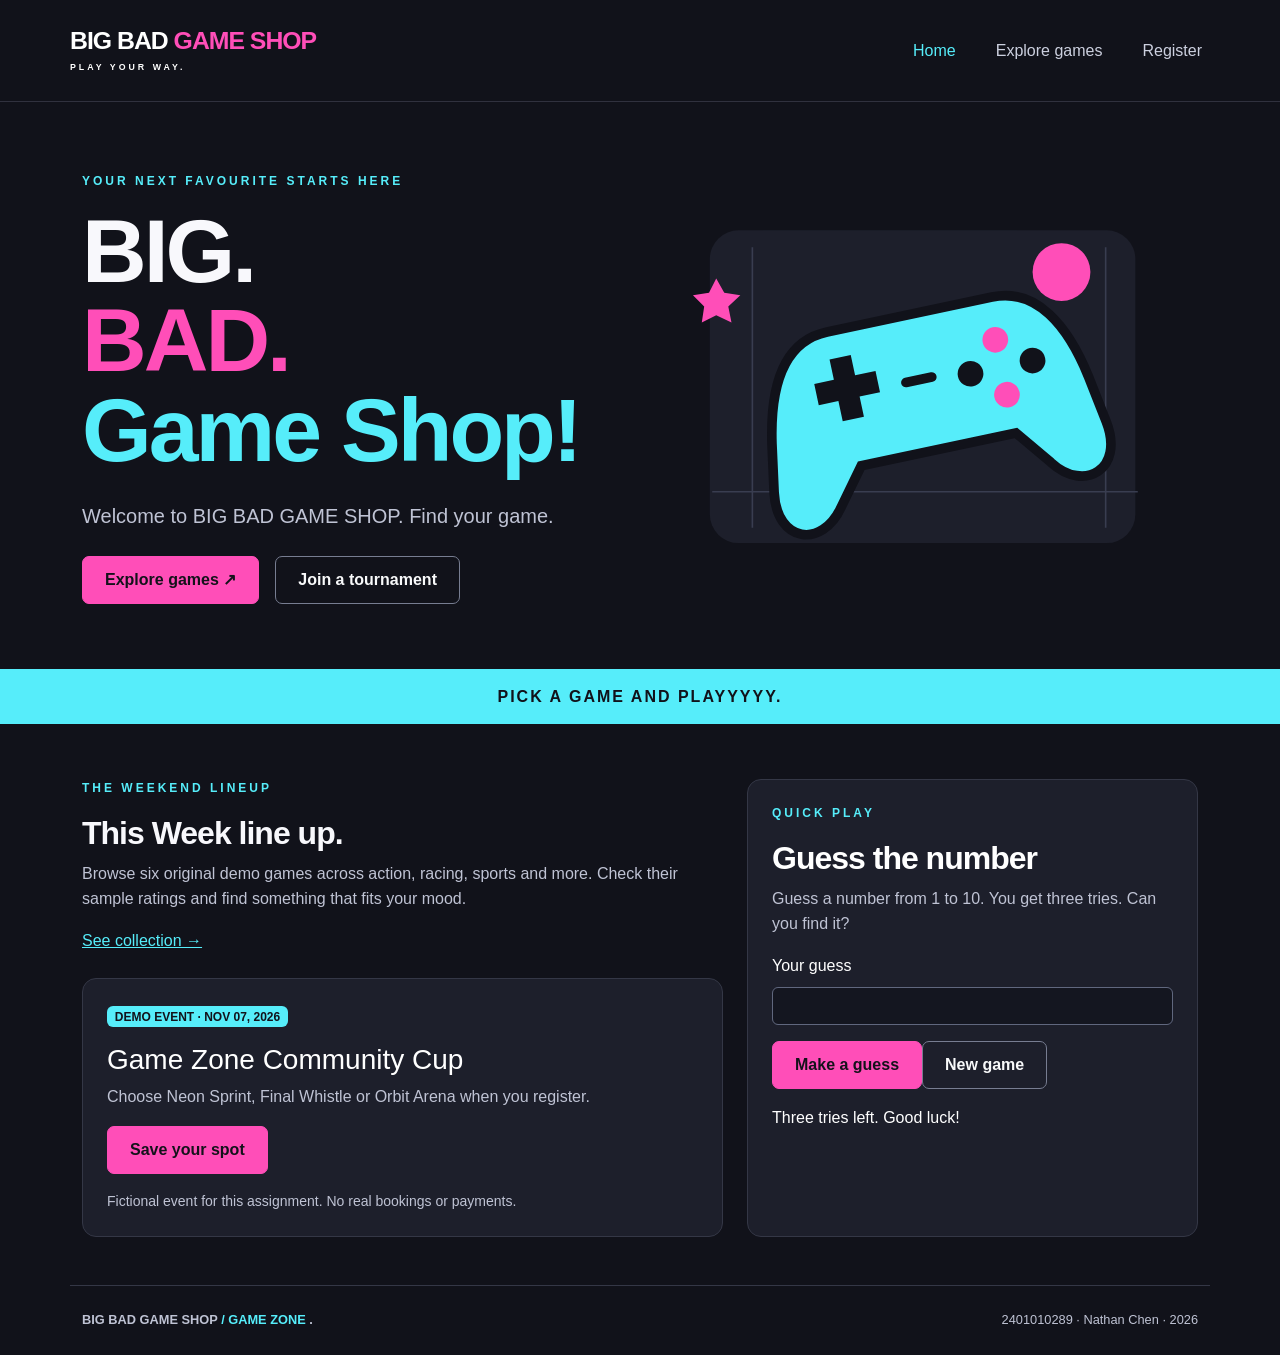
<file: index.html>
<!doctype html>
<html lang="en">
  <head>
    <meta charset="utf-8" />
    <meta name="viewport" content="width=device-width, initial-scale=1" />
    <meta
      name="description"
      content="Game Zone: discover games, play a quick challenge and join a demo tournament."
    />
    <title>Home | Game Zone</title>
    <link rel="stylesheet" href="vendor/bootstrap.min.css" />
    <link rel="stylesheet" href="css/styles.css" />
  </head>
  <body>
    <a class="skip-link" href="#main">Skip to content</a>
    <header>
      <nav
        class="navbar navbar-expand-md navbar-dark container py-4"
        aria-label="Main navigation"
      >
        <a class="navbar-brand" href="index.html"
          >BIG BAD<span> GAME SHOP</span><small>PLAY YOUR WAY.</small></a
        ><button
          class="navbar-toggler"
          type="button"
          data-bs-toggle="collapse"
          data-bs-target="#navigation"
          aria-controls="navigation"
          aria-expanded="false"
          aria-label="Toggle navigation"
        >
          <span class="navbar-toggler-icon"></span>
        </button>
        <div class="collapse navbar-collapse" id="navigation">
          <ul class="navbar-nav ms-auto gap-md-4">
            <li class="nav-item">
              <a class="nav-link active" aria-current="page" href="index.html"
                >Home</a
              >
            </li>
            <li class="nav-item">
              <a class="nav-link" href="games.html">Explore games</a>
            </li>
            <li class="nav-item">
              <a class="nav-link" href="register.html">Register</a>
            </li>
          </ul>
        </div>
      </nav>
    </header>
    <main id="main">
      <section class="container hero">
        <div class="row align-items-center g-4">
          <div class="col-md-6">
            <p class="eyebrow">Your next favourite starts here</p>
            <h1>
              BIG.<br /><span class="pink">BAD.</span><br /><span
                class="cyan"
                >Game Shop!</span
              >
            </h1>
            <p class="lead mt-4">
              Welcome to BIG BAD GAME SHOP. Find your game.
            </p>
            <div class="d-flex flex-wrap gap-3 mt-4">
              <a class="btn btn-primary" href="games.html">Explore games ↗</a
              ><a class="btn btn-outline-light" href="register.html"
                >Join a tournament</a
              >
            </div>
          </div>
          <div class="col-md-6">
            <img
              class="hero-art"
              src="images/controller.svg"
              alt="Cyan game controller with pink buttons"
            />
          </div>
        </div>
      </section>
      <div class="ticker">
        PICK A GAME&nbsp;AND PLAYYYYY.
      </div>
      <section class="container section-space">
        <div class="row g-4">
          <div class="col-md-7">
            <p class="eyebrow">The weekend lineup</p>
            <h2>This Week line up.</h2>
            <p class="muted">
              Browse six original demo games across action, racing, sports and
              more. Check their sample ratings and find something that fits your
              mood.
            </p>
            <a href="games.html">See  collection →</a>
            <div class="panel p-4 mt-4">
              <span class="badge mb-3">DEMO EVENT · NOV 07, 2026</span>
              <h3>Game Zone Community Cup</h3>
              <p class="muted">
                 Choose Neon Sprint,
                Final Whistle or Orbit Arena when you register.
              </p>
              <a class="btn btn-primary" href="register.html">Save your spot</a>
              <p class="small muted mt-3 mb-0">
                Fictional event for this assignment. No real bookings or
                payments.
              </p>
            </div>
          </div>
          <div class="col-md-5">
            <div class="panel p-4 h-100">
              <p class="eyebrow">Quick play</p>
              <h2>Guess the number</h2>
              <p class="muted">
                Guess a number from 1 to 10. You get three tries. Can you find
                it?
              </p>
              <form id="guess-form">
                <label for="guess" class="form-label">Your guess</label
                ><input
                  id="guess"
                  class="form-control mb-3"
                  type="number"
                  min="1"
                  max="10"
                  required
                /><button
                  class="btn btn-primary"
                  id="guess-button"
                  type="submit"
                >
                  Make a guess</button
                ><button
                  class="btn btn-outline-light"
                  id="restart"
                  type="button"
                >
                  New game
                </button>
              </form>
              <p
                id="game-message"
                class="mt-3 mb-0"
                role="status"
                aria-live="polite"
              >
                Three tries left. Good luck!
              </p>
            </div>
          </div>
        </div>
      </section>
    </main>
    <footer class="container py-4 mt-5">
      <div class="d-flex justify-content-between flex-wrap gap-3">
        <span class="fw-bold"
          >BIG BAD GAME SHOP <span class="cyan">/ GAME ZONE</span> 
         .</span
        ><span>2401010289 · Nathan Chen · 2026</span>
      </div>
    </footer>
    <script src="vendor/jquery.min.js"></script>
    <script src="vendor/bootstrap.bundle.min.js"></script>
    <script src="js/app.js"></script>
  </body>
</html>
</file>
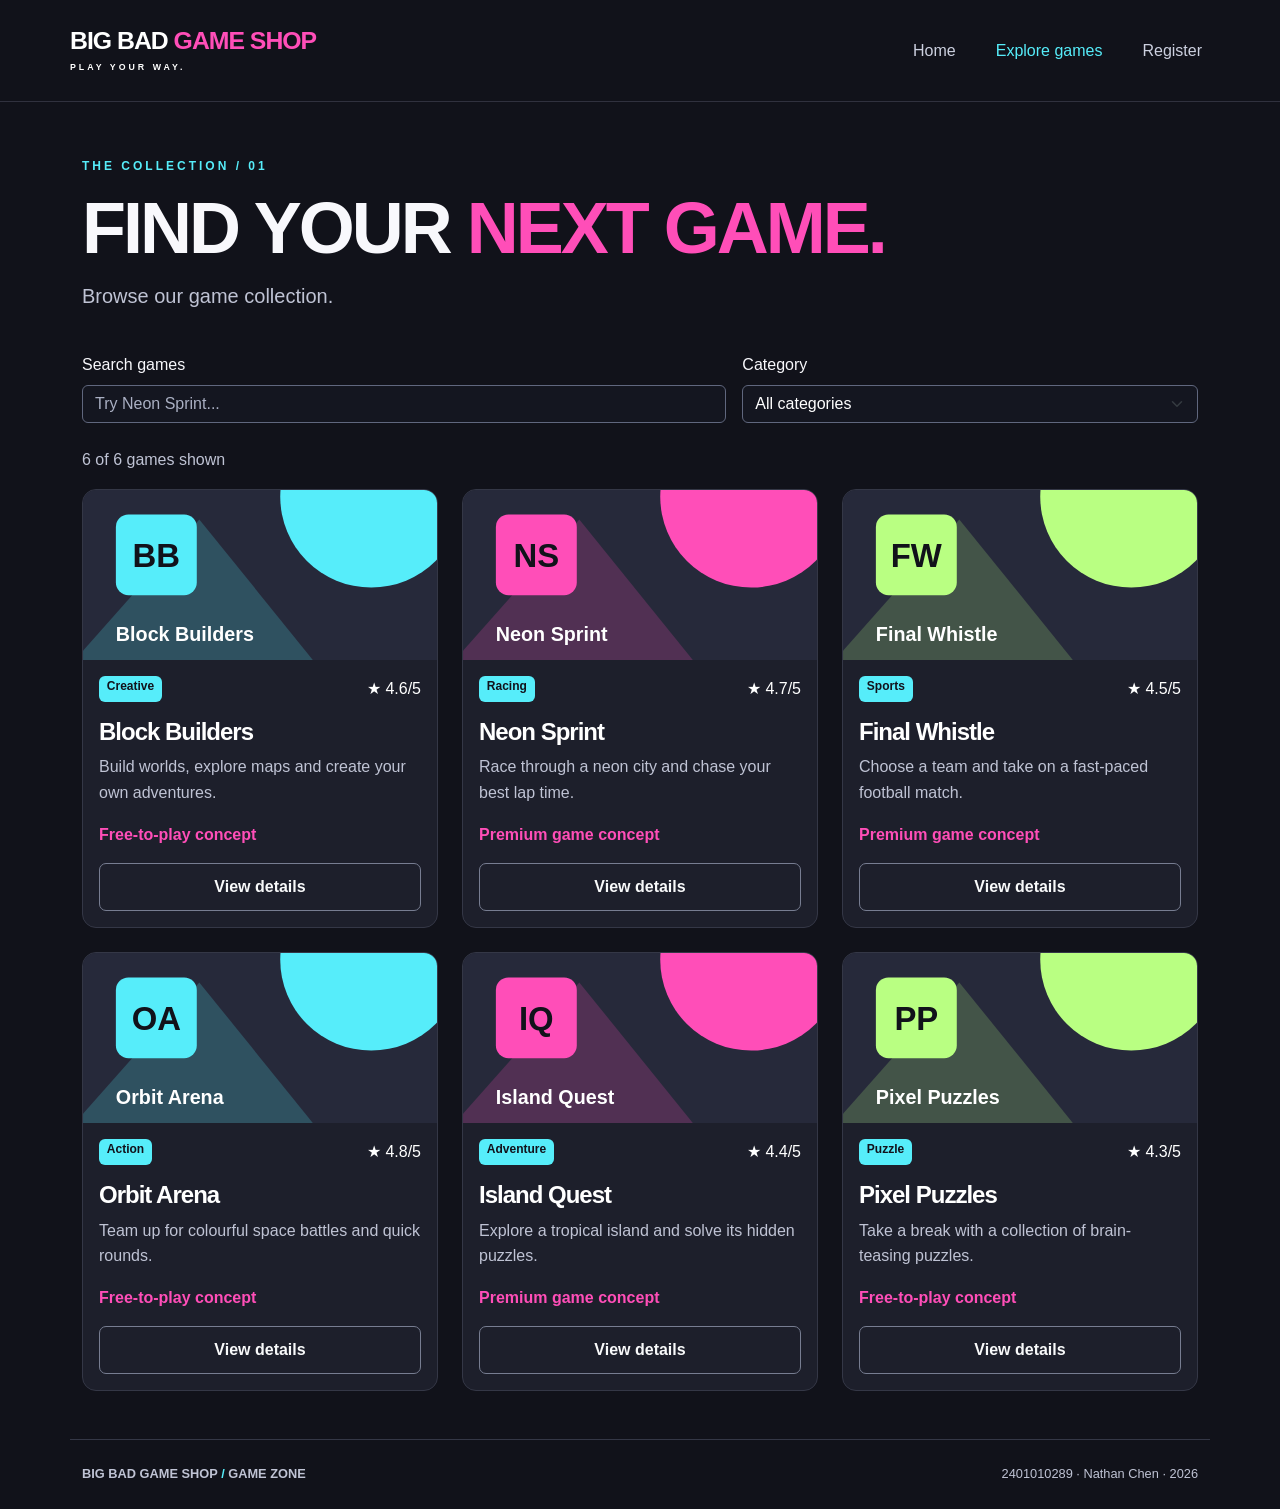
<file: games.html>
<!doctype html>
<html lang="en">
  <head>
    <meta charset="utf-8" />
    <meta name="viewport" content="width=device-width, initial-scale=1" />
    <meta
      name="description"
      content="Game Zone: discover games, play a quick challenge and join a demo tournament."
    />
    <title>Explore games | BIG BAD GAME SHOP</title>
    <link rel="stylesheet" href="vendor/bootstrap.min.css" />
    <link rel="stylesheet" href="css/styles.css" />
  </head>
  <body>
    <a class="skip-link" href="#main">Skip to content</a>
    <header>
      <nav
        class="navbar navbar-expand-md navbar-dark container py-4"
        aria-label="Main navigation"
      >
        <a class="navbar-brand" href="index.html"
          >BIG BAD<span> GAME SHOP</span><small>PLAY YOUR WAY.</small></a
        ><button
          class="navbar-toggler"
          type="button"
          data-bs-toggle="collapse"
          data-bs-target="#navigation"
          aria-controls="navigation"
          aria-expanded="false"
          aria-label="Toggle navigation"
        >
          <span class="navbar-toggler-icon"></span>
        </button>
        <div class="collapse navbar-collapse" id="navigation">
          <ul class="navbar-nav ms-auto gap-md-4">
            <li class="nav-item">
              <a class="nav-link" href="index.html">Home</a>
            </li>
            <li class="nav-item">
              <a class="nav-link active" aria-current="page" href="games.html"
                >Explore games</a
              >
            </li>
            <li class="nav-item">
              <a class="nav-link" href="register.html">Register</a>
            </li>
          </ul>
        </div>
      </nav>
    </header>
    <main id="main">
      <section class="container section-space">
        <p class="eyebrow">The collection / 01</p>
        <h1 class="page-heading">
          FIND YOUR <span class="pink">NEXT GAME.</span>
        </h1>
        <p class="lead mt-3">
          Browse our game collection.
        </p>
        <div class="row g-3 my-4">
          <div class="col-md-7">
            <label class="form-label" for="search">Search games</label
            ><input
              class="form-control"
              type="search"
              id="search"
              placeholder="Try Neon Sprint..."
            />
          </div>
          <div class="col-md-5">
            <label class="form-label" for="category">Category</label
            ><select class="form-select" id="category">
              <option value="All">All categories</option>
              <option>Action</option>
              <option>Adventure</option>
              <option>Creative</option>
              <option>Puzzle</option>
              <option>Racing</option>
              <option>Sports</option>
            </select>
          </div>
        </div>
        <p id="result-count" class="muted" role="status"></p>
        <div id="games-grid" class="row g-4"></div>
      </section>
      <div
        class="modal fade"
        id="game-modal"
        tabindex="-1"
        aria-labelledby="modal-title"
        aria-hidden="true"
      >
        <div class="modal-dialog modal-dialog-centered">
          <div class="modal-content">
            <div class="modal-header">
              <h2 class="modal-title fs-4" id="modal-title"></h2>
              <button
                class="btn-close"
                data-bs-dismiss="modal"
                aria-label="Close"
                type="button"
              ></button>
            </div>
            <div class="modal-body">
              <p id="modal-description"></p>
              <p id="modal-info" class="cyan"></p>
              <p class="small muted">
                Sample listing only. 
              </p>
            </div>
            <div class="modal-footer">
              <button
                type="button"
                class="btn btn-outline-light"
                data-bs-dismiss="modal"
              >
                Keep browsing</button
              ><a class="btn btn-primary" href="register.html"
                >View tournament signup</a
              >
            </div>
          </div>
        </div>
      </div>
    </main>
    <footer class="container py-4 mt-5">
      <div class="d-flex justify-content-between flex-wrap gap-3">
        <span class="fw-bold"
          >BIG BAD GAME SHOP <span class="cyan">/</span> GAME ZONE</span
        ><span>2401010289 · Nathan Chen · 2026</span>
      </div>
    </footer>
    <script src="vendor/jquery.min.js"></script>
    <script src="vendor/bootstrap.bundle.min.js"></script>
    <script src="js/app.js"></script>
  </body>
</html>
</file>
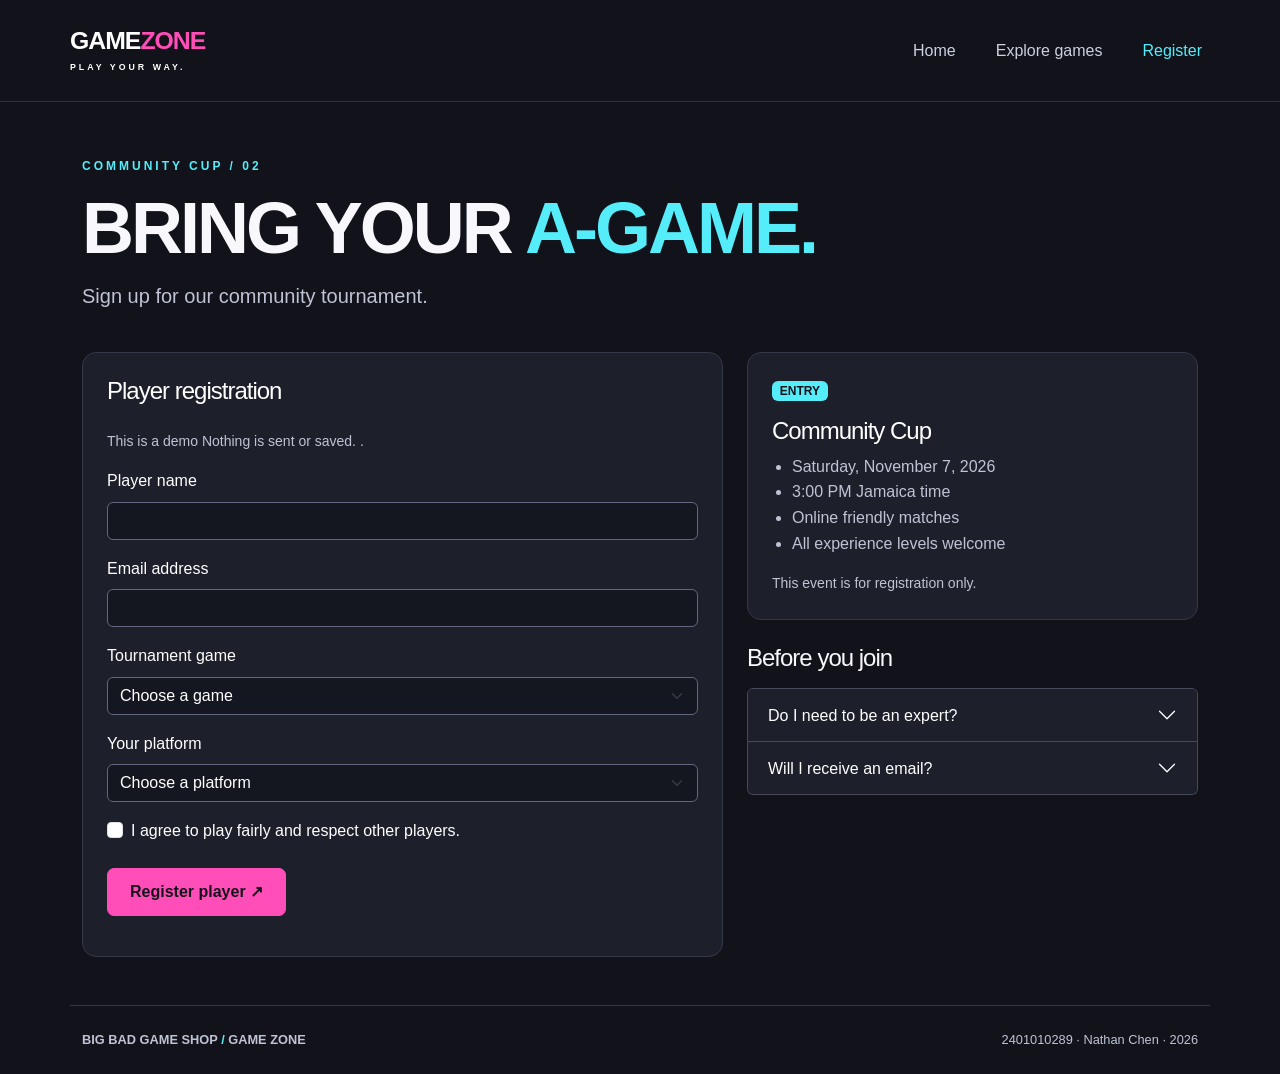
<file: register.html>
<!doctype html>
<html lang="en">
  <head>
    <meta charset="utf-8" />
    <meta name="viewport" content="width=device-width, initial-scale=1" />
    <meta
      name="description"
      content="Game Zone: discover games, play a quick challenge and join a tournament."
    />
    <title>Tournament registration | Game Zone</title>
    <link rel="stylesheet" href="vendor/bootstrap.min.css" />
    <link rel="stylesheet" href="css/styles.css" />
  </head>
  <body>
    <a class="skip-link" href="#main">Skip to content</a>
    <header>
      <nav
        class="navbar navbar-expand-md navbar-dark container py-4"
        aria-label="Main navigation"
      >
        <a class="navbar-brand" href="index.html"
          >GAME<span>ZONE</span><small>PLAY YOUR WAY.</small></a
        ><button
          class="navbar-toggler"
          type="button"
          data-bs-toggle="collapse"
          data-bs-target="#navigation"
          aria-controls="navigation"
          aria-expanded="false"
          aria-label="Toggle navigation"
        >
          <span class="navbar-toggler-icon"></span>
        </button>
        <div class="collapse navbar-collapse" id="navigation">
          <ul class="navbar-nav ms-auto gap-md-4">
            <li class="nav-item">
              <a class="nav-link" href="index.html">Home</a>
            </li>
            <li class="nav-item">
              <a class="nav-link" href="games.html">Explore games</a>
            </li>
            <li class="nav-item">
              <a
                class="nav-link active"
                aria-current="page"
                href="register.html"
                >Register</a
              >
            </li>
          </ul>
        </div>
      </nav>
    </header>
    <main id="main">
      <section class="container section-space">
        <p class="eyebrow">Community cup / 02</p>
        <h1 class="page-heading">
          BRING YOUR <span class="cyan">A-GAME.</span>
        </h1>
        <p class="lead mt-3">Sign up for our  community tournament.</p>
        <div class="row g-4 mt-3">
          <div class="col-lg-7">
            <div class="panel p-4">
              <h2 class="h4 mb-4">Player registration</h2>
              <p class="small muted">
                This is a demo Nothing is sent or saved.
                .
              </p>
              <form id="registration-form" novalidate>
                <div class="mb-3">
                  <label class="form-label" for="player-name">Player name</label
                  ><input
                    class="form-control"
                    id="player-name"
                    name="playerName"
                    required
                    minlength="2"
                    maxlength="60"
                    autocomplete="name"
                    aria-describedby="name-error"
                  />
                  <div class="invalid-feedback" id="name-error">
                    Enter a name with at least 2 characters.
                  </div>
                </div>
                <div class="mb-3">
                  <label class="form-label" for="email">Email address</label
                  ><input
                    class="form-control"
                    id="email"
                    name="email"
                    type="email"
                    required
                    autocomplete="email"
                    aria-describedby="email-error"
                  />
                  <div class="invalid-feedback" id="email-error">
                    Enter a valid email address.
                  </div>
                </div>
                <div class="mb-3">
                  <label class="form-label" for="event-game"
                    >Tournament game</label
                  ><select
                    id="event-game"
                    name="game"
                    class="form-select"
                    required
                    aria-describedby="event-error"
                  >
                    <option value="">Choose a game</option>
                    <option>Neon Sprint</option>
                    <option>Final Whistle</option>
                    <option>Orbit Arena</option>
                  </select>
                  <div class="invalid-feedback" id="event-error">
                    Choose a tournament game.
                  </div>
                </div>
                <div class="mb-3">
                  <label for="platform" class="form-label">Your platform</label
                  ><select
                    class="form-select"
                    id="platform"
                    name="platform"
                    required
                    aria-describedby="platform-error"
                  >
                    <option value="">Choose a platform</option>
                    <option>PC</option>
                    <option>PlayStation</option>
                    <option>Xbox</option>
                    <option>Mobile</option>
                  </select>
                  <div class="invalid-feedback" id="platform-error">
                    Choose a platform.
                  </div>
                </div>
                <div class="form-check mb-4">
                  <input
                    class="form-check-input"
                    type="checkbox"
                    id="rules"
                    required
                    aria-describedby="rules-error"
                  /><label class="form-check-label" for="rules"
                    >I agree to play fairly and respect other players.</label
                  >
                  <div class="invalid-feedback" id="rules-error">
                    Agree to the rules before registering.
                  </div>
                </div>
                <button class="btn btn-primary" type="submit">
                  Register player ↗
                </button>
                <p
                  id="form-status"
                  class="mt-3 mb-0"
                  role="status"
                  aria-live="polite"
                ></p>
              </form>
            </div>
          </div>
          <aside class="col-lg-5">
            <div class="panel p-4 mb-4">
              <span class="badge mb-3"> ENTRY</span>
              <h2 class="h4">Community Cup</h2>
              <ul class="check-list muted">
                <li>Saturday, November 7, 2026</li>
                <li>3:00 PM Jamaica time</li>
                <li>Online friendly matches</li>
                <li>All experience levels welcome</li>
              </ul>
              <p class="small muted mb-0">
                This event is for registration only.
              </p>
            </div>
            <h2 class="h4 mb-3">Before you join</h2>
            <div class="accordion" id="faq">
              <div class="accordion-item">
                <h3 class="accordion-header">
                  <button
                    class="accordion-button collapsed"
                    type="button"
                    data-bs-toggle="collapse"
                    data-bs-target="#faq-one"
                    aria-expanded="false"
                    aria-controls="faq-one"
                  >
                    Do I need to be an expert?
                  </button>
                </h3>
                <div
                  class="accordion-collapse collapse"
                  id="faq-one"
                  data-bs-parent="#faq"
                >
                  <div class="accordion-body">
                    No. The Community Cup is designed for friendly play at every
                    skill level.
                  </div>
                </div>
              </div>
              <div class="accordion-item">
                <h3 class="accordion-header">
                  <button
                    class="accordion-button collapsed"
                    type="button"
                    data-bs-toggle="collapse"
                    data-bs-target="#faq-two"
                    aria-expanded="false"
                    aria-controls="faq-two"
                  >
                    Will I receive an email?
                  </button>
                </h3>
                <div
                  class="accordion-collapse collapse"
                  id="faq-two"
                  data-bs-parent="#faq"
                >
                  <div class="accordion-body">
                    No. This demo displays a confirmation on this page. It does
                    not send emails or create real registrations.
                  </div>
                </div>
              </div>
            </div>
          </aside>
        </div>
      </section>
    </main>
    <footer class="container py-4 mt-5">
      <div class="d-flex justify-content-between flex-wrap gap-3">
        <span class="fw-bold"
          >BIG BAD GAME SHOP <span class="cyan">/</span> GAME ZONE</span
        ><span>2401010289 · Nathan Chen · 2026</span>
      </div>
    </footer>
    <script src="vendor/jquery.min.js"></script>
    <script src="vendor/bootstrap.bundle.min.js"></script>
    <script src="js/app.js"></script>
  </body>
</html>
</file>
<file: css/styles.css>
/* Custom colours sit on top of Bootstrap's layout and components. */
:root {
  --pink: #ff4eb8;
  --cyan: #56edfa;
  --ink: #11121a;
  --panel: #1d1f2b;
  --muted: #bfc3d4;
}
body {
  background: var(--ink);
  color: #f8f8fc;
  font-family: Arial, Helvetica, sans-serif;
  line-height: 1.6;
}
a {
  color: var(--cyan);
}
header {
  border-bottom: 1px solid #30313e;
}
.navbar-brand {
  font-weight: 900;
  letter-spacing: -1px;
  font-size: 1.55rem;
  line-height: 1;
}
.navbar-brand span {
  color: var(--pink);
}
.navbar-brand small {
  display: block;
  font-size: 0.55rem;
  letter-spacing: 3px;
  margin-top: 9px;
}
.nav-link {
  color: #ccd0df;
}
.nav-link.active {
  color: var(--cyan) !important;
}
.eyebrow {
  font-size: 0.75rem;
  letter-spacing: 3px;
  font-weight: bold;
  color: var(--cyan);
  text-transform: uppercase;
}
.hero {
  padding-top: 70px;
  padding-bottom: 65px;
}
h1 {
  font-size: clamp(3rem, 7vw, 6.5rem);
  font-weight: 900;
  line-height: 1;
  letter-spacing: -3px;
}
h2 {
  font-weight: 800;
  letter-spacing: -1px;
}
.pink {
  color: var(--pink);
}
.cyan {
  color: var(--cyan);
}
.lead,
.muted {
  color: var(--muted);
}
.btn {
  border-radius: 7px;
  font-weight: 700;
  padding: 11px 22px;
}
.btn-primary {
  background: var(--pink);
  border-color: var(--pink);
  color: #14121a;
}
.btn-primary:hover,
.btn-primary:focus {
  background: #ff91d1;
  border-color: #ff91d1;
  color: #111;
}
.btn-outline-light {
  border-color: #777d91;
}
.hero-art {
  width: 100%;
  max-height: 390px;
  object-fit: contain;
}
.ticker {
  background: var(--cyan);
  color: #11121a;
  font-weight: 900;
  letter-spacing: 2px;
  padding: 15px;
  text-align: center;
}
.section-space {
  padding-top: 55px;
}
.card,
.panel {
  background: var(--panel);
  color: #fff;
  border: 1px solid #343746;
  border-radius: 14px;
}
.card-img-top {
  height: 170px;
  object-fit: cover;
  border-radius: 13px 13px 0 0;
}
.badge {
  color: #12121b;
  background: var(--cyan);
}
.card-title {
  font-weight: 800;
}
.price {
  color: var(--pink);
  font-weight: bold;
}
.form-control,
.form-select {
  background-color: #141620;
  border-color: #60677e;
  color: #fff;
}
.form-control:focus,
.form-select:focus {
  background-color: #141620;
  color: #fff;
  border-color: var(--cyan);
  box-shadow: 0 0 0 0.2rem #56edfa33;
}
.form-control::placeholder {
  color: #aab0c3;
}
.form-text {
  color: var(--muted);
}
.modal-content {
  background: var(--panel);
  color: #fff;
}
.btn-close {
  filter: invert(1);
}
.accordion-item,
.accordion-button,
.accordion-button:not(.collapsed) {
  background: var(--panel);
  color: #fff;
}
.accordion-item {
  border-color: #45495a;
}
.accordion-button:after {
  filter: brightness(0) invert(1);
}
footer {
  border-top: 1px solid #343746;
  color: var(--muted);
  font-size: 0.8rem;
}
.skip-link {
  position: absolute;
  top: -100px;
  left: 10px;
  background: #fff;
  color: #111;
  padding: 10px;
  z-index: 2000;
}
.skip-link:focus {
  top: 5px;
}
:focus-visible {
  outline: 3px solid var(--cyan);
  outline-offset: 4px;
}
.game-button {
  font-size: 1.5rem;
  min-width: 180px;
  min-height: 95px;
}
.page-heading {
  font-size: clamp(2.8rem, 6vw, 4.5rem);
}
.invalid-feedback {
  color: #ff9acb;
}
.check-list {
  padding-left: 20px;
}
.no-results {
  padding: 35px;
  text-align: center;
}
@media (max-width: 767px) {
  .hero {
    padding-top: 40px;
    padding-bottom: 40px;
  }
  h1 {
    letter-spacing: -2px;
  }
  .hero-art {
    max-height: 260px;
  }
  .ticker {
    font-size: 0.7rem;
  }
  .section-space {
    padding-top: 35px;
  }
}
</file>
